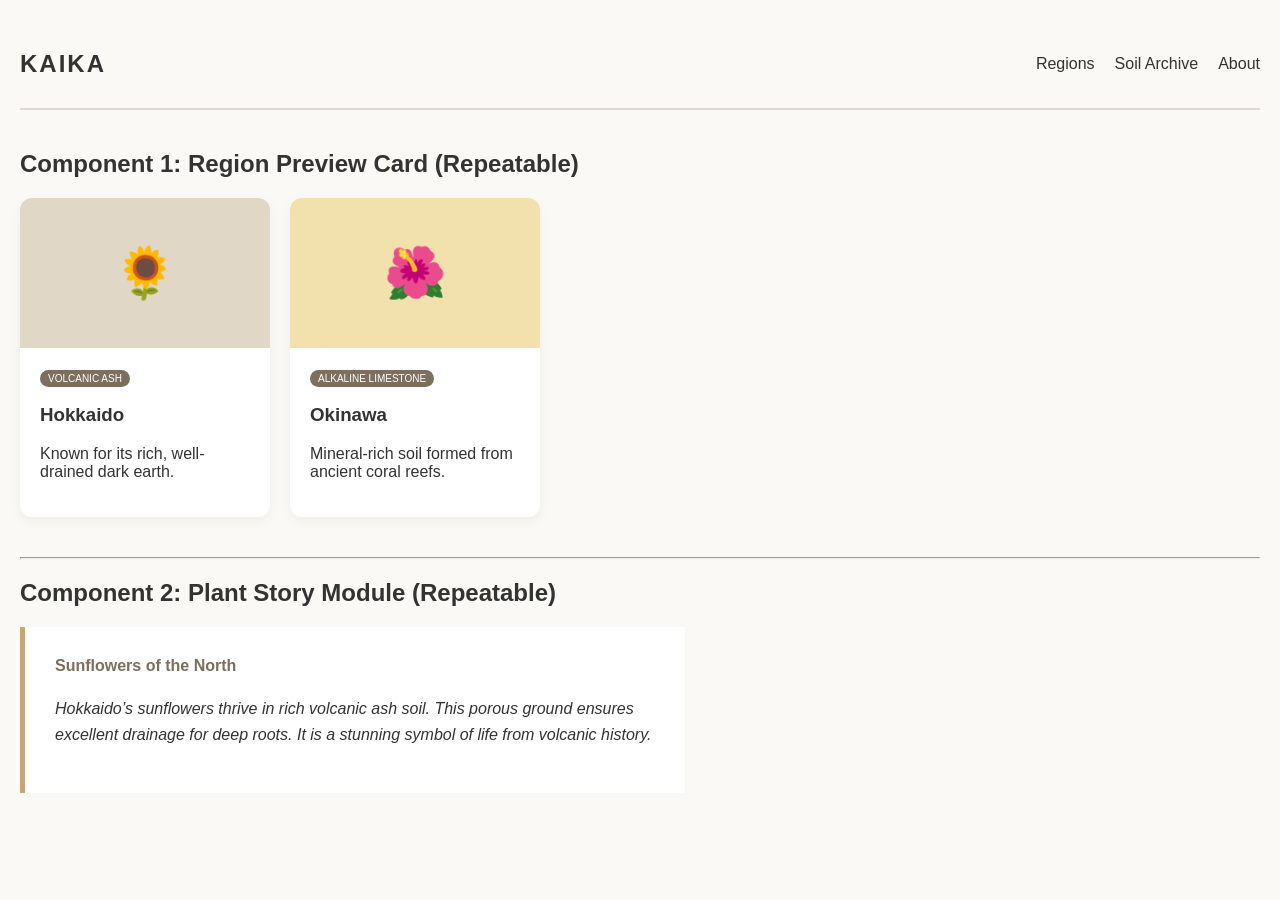
<file: index.html>
<!DOCTYPE html>
<html lang="en">
<head>
    <meta charset="UTF-8">
    <meta name="viewport" content="width=device-width, initial-scale=1.0">
    <title>KAIKA Component Demo</title>
    <link rel="stylesheet" href="style.css">
</head>
<body>

    <nav class="global-nav">
        <h1 class="logo">KAIKA</h1>
        <ul>
            <li>Regions</li>
            <li>Soil Archive</li>
            <li>About</li>
        </ul>
    </nav>

    <main>
        <h2>Component 1: Region Preview Card (Repeatable)</h2>
        <section class="component-container">
            <article class="region-card">
                <div class="card-image" style="background-color: #e0d7c6;">🌻</div>
                <div class="card-content">
                    <span class="soil-tag">Volcanic Ash</span>
                    <h3>Hokkaido</h3>
                    <p>Known for its rich, well-drained dark earth.</p>
                </div>
            </article>

            <article class="region-card">
                <div class="card-image" style="background-color: #f2e1ac;">🌺</div>
                <div class="card-content">
                    <span class="soil-tag">Alkaline Limestone</span>
                    <h3>Okinawa</h3>
                    <p>Mineral-rich soil formed from ancient coral reefs.</p>
                </div>
            </article>
        </section>

        <hr>

        <h2>Component 2: Plant Story Module (Repeatable)</h2>
        <section class="component-container">
            <div class="plant-story">
                <div class="story-text">
                    <h4>Sunflowers of the North</h4>
                    <p>Hokkaido’s sunflowers thrive in rich volcanic ash soil. This porous ground ensures excellent drainage for deep roots. It is a stunning symbol of life from volcanic history.</p>
                </div>
            </div>
        </section>
    </main>

</body>
</html>
</file>
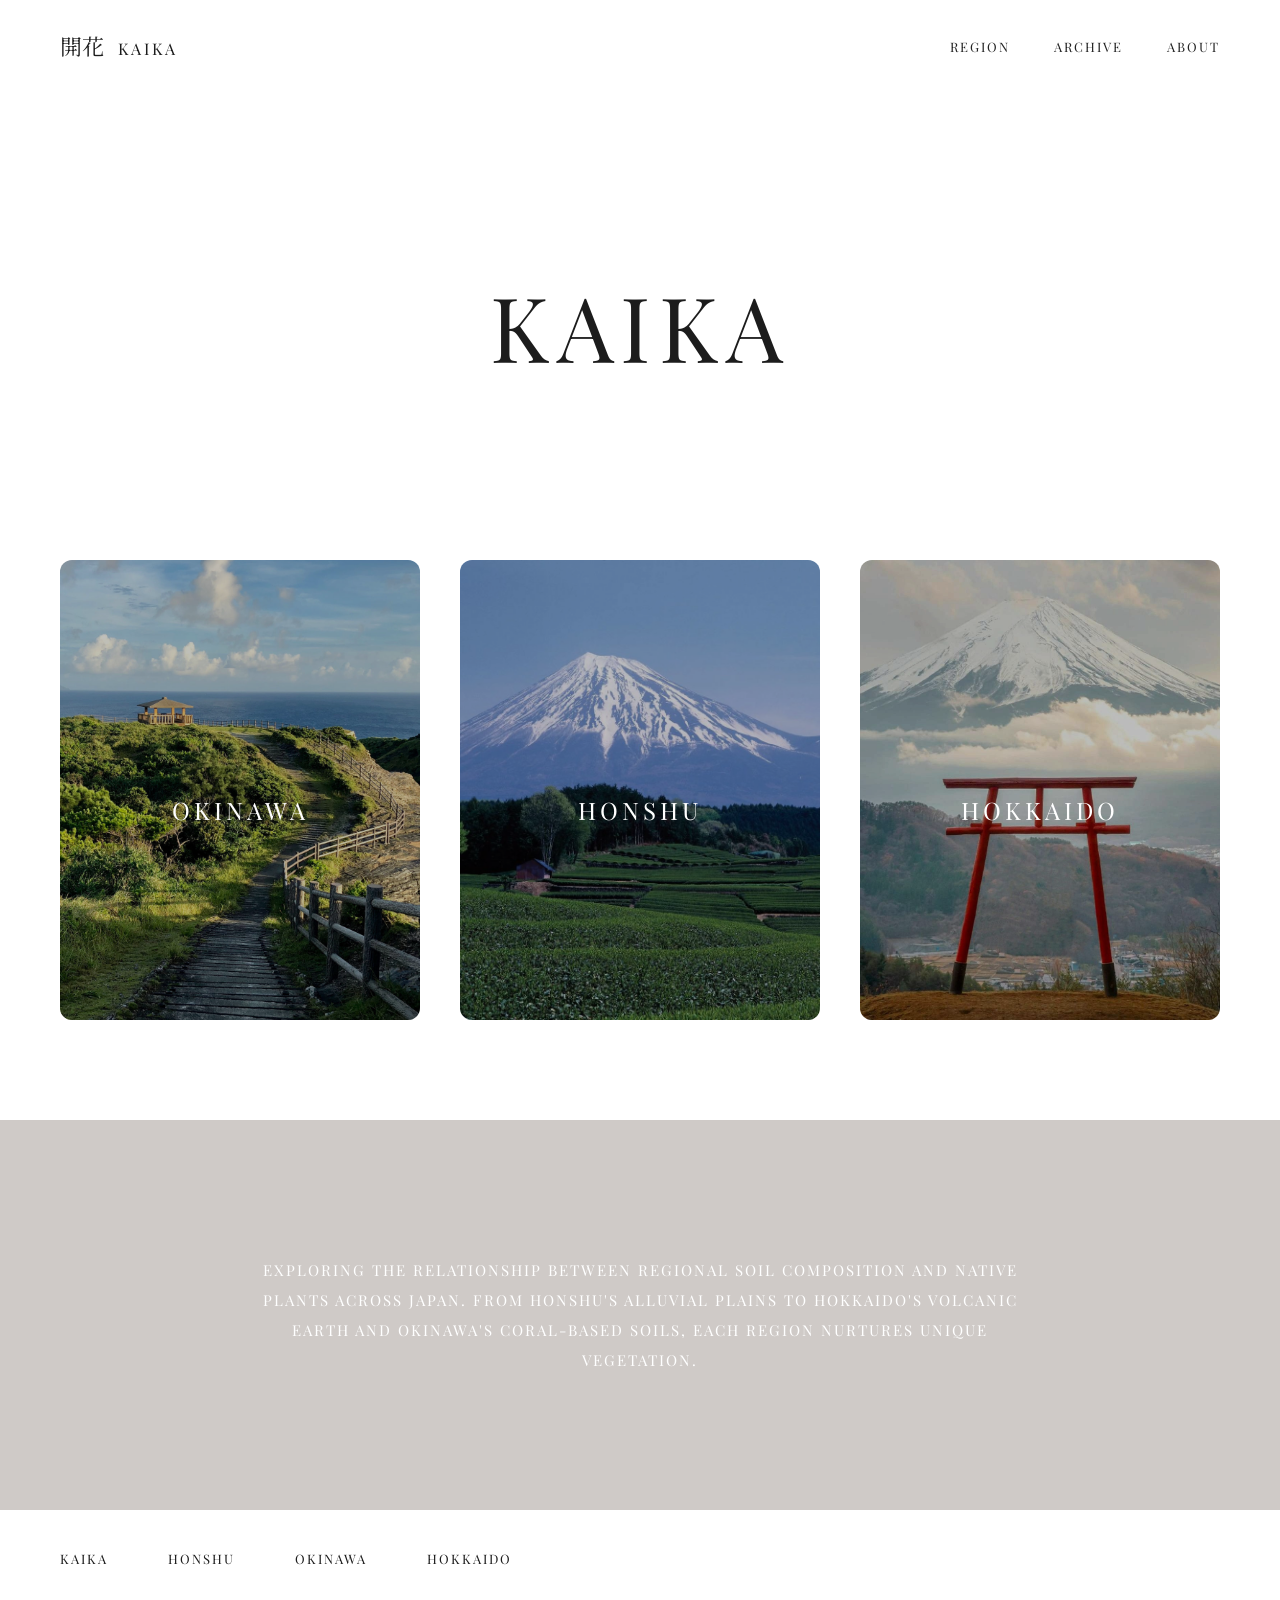
<file: kaika-site/kaika-site/index.html>
<!DOCTYPE html>
<html lang="en">
<head>
<meta charset="UTF-8">
<title>KAIKA</title>
<link rel="stylesheet" href="style.css">
<link href="https://fonts.googleapis.com/css2?family=Playfair+Display:wght@300;400;500&family=Noto+Serif+JP:wght@300;400&display=swap" rel="stylesheet">
</head>
<body>

<header class="header">
  <div class="brand">
    <span class="jp">開花</span>
    <span class="en">KAIKA</span>
  </div>
  <nav>
    <a href="#">REGION</a>
    <a href="#">ARCHIVE</a>
    <a href="#">ABOUT</a>
  </nav>
</header>

<section class="hero">
  <h1>KAIKA</h1>
</section>

<section class="region-grid">

  <a href="#" class="region-card">
    <img src="image/okinawa.jpg">
    <div class="overlay"></div>
    <h2>OKINAWA</h2>
  </a>

  <a href="#" class="region-card">
    <img src="image/honshu.jpg">
    <div class="overlay"></div>
    <h2>HONSHU</h2>
  </a>

  <a href="hokkaido.html" class="region-card">
    <img src="image/hokkaido.jpg">
    <div class="overlay"></div>
    <h2>HOKKAIDO</h2>
  </a>

</section>

<section class="home-description">
  <p>
    EXPLORING THE RELATIONSHIP BETWEEN REGIONAL SOIL COMPOSITION AND 
    NATIVE PLANTS ACROSS JAPAN. FROM HONSHU'S ALLUVIAL PLAINS TO 
    HOKKAIDO'S VOLCANIC EARTH AND OKINAWA'S CORAL-BASED SOILS, 
    EACH REGION NURTURES UNIQUE VEGETATION.
  </p>
</section>

<footer class="footer">
  <div>KAIKA</div>
  <div>HONSHU</div>
  <div>OKINAWA</div>
  <div>HOKKAIDO</div>
</footer>

</body>
</html>
</file>
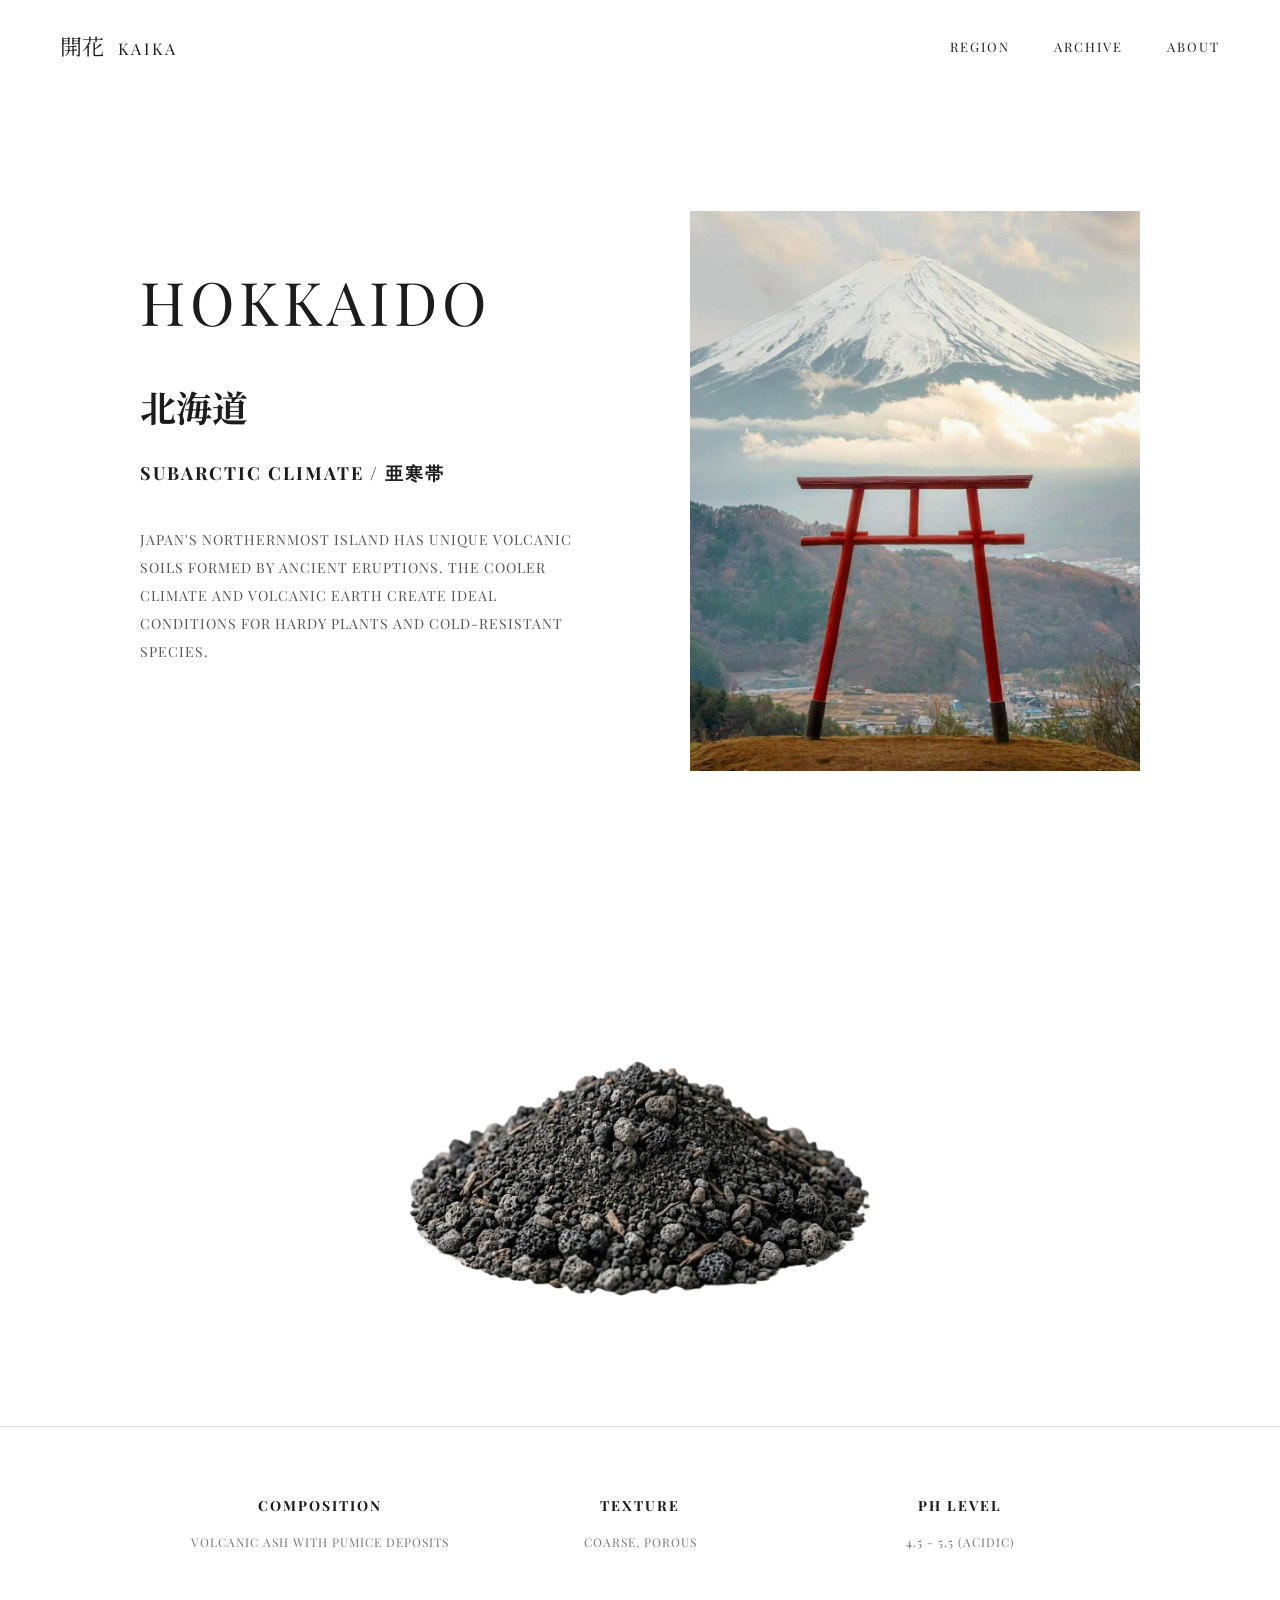
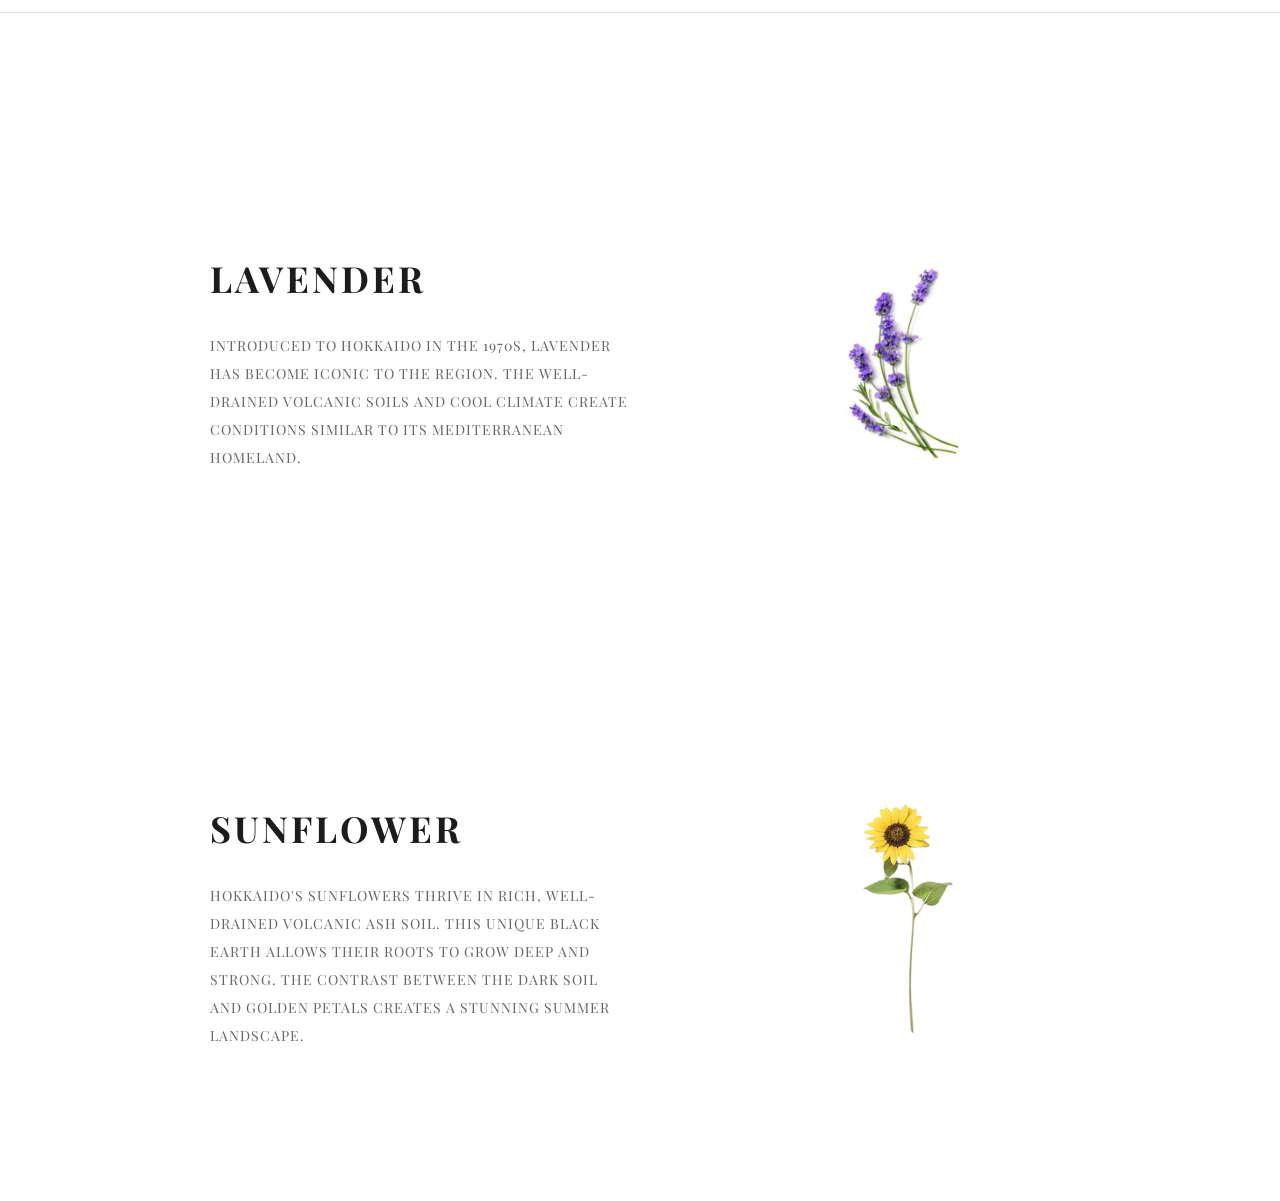
<file: kaika-site/kaika-site/hokkaido.html>
<!DOCTYPE html>
<html lang="en">
<head>
<meta charset="UTF-8">
<title>Hokkaido | KAIKA</title>
<link rel="stylesheet" href="style.css">
<link href="https://fonts.googleapis.com/css2?family=Playfair+Display:wght@300;400;500&family=Noto+Serif+JP:wght@300;400&display=swap" rel="stylesheet">
</head>
<body>

<header class="header">
  <div class="brand">
    <span class="jp">開花</span>
    <span class="en">KAIKA</span>
  </div>
  <nav>
    <a href="index.html">REGION</a>
    <a href="#">ARCHIVE</a>
    <a href="#">ABOUT</a>
  </nav>
</header>

<!-- REGION INTRO -->
<section class="region-hero">

  <div class="region-text">
    <h1>HOKKAIDO</h1>
    <h2>北海道</h2>
    <h3>SUBARCTIC CLIMATE / 亜寒帯</h3>
    <p>
      JAPAN'S NORTHERNMOST ISLAND HAS UNIQUE VOLCANIC SOILS 
      FORMED BY ANCIENT ERUPTIONS. THE COOLER CLIMATE AND 
      VOLCANIC EARTH CREATE IDEAL CONDITIONS FOR HARDY 
      PLANTS AND COLD-RESISTANT SPECIES.
    </p>
  </div>

  <div class="region-image">
    <img src="image/hokkaido.jpg">
  </div>

</section>

<!-- SOIL SECTION -->
<section class="soil-section">

  <img class="soil-img" src="image/hokkaido_soil.png">

  <div class="soil-info-bar">
    <div>
      <h4>COMPOSITION</h4>
      <p>VOLCANIC ASH WITH PUMICE DEPOSITS</p>
    </div>
    <div>
      <h4>TEXTURE</h4>
      <p>COARSE, POROUS</p>
    </div>
    <div>
      <h4>PH LEVEL</h4>
      <p>4.5 - 5.5 (ACIDIC)</p>
    </div>
  </div>

</section>

<!-- LAVENDER -->
<section class="plant-section">

  <div class="plant-text">
    <h2>LAVENDER</h2>
    <p>
      INTRODUCED TO HOKKAIDO IN THE 1970S, LAVENDER HAS BECOME 
      ICONIC TO THE REGION. THE WELL-DRAINED VOLCANIC SOILS 
      AND COOL CLIMATE CREATE CONDITIONS SIMILAR TO ITS 
      MEDITERRANEAN HOMELAND.
    </p>
  </div>

  <div class="plant-image">
    <img src="image/lavender.jpg">
  </div>

</section>

<!-- SUNFLOWER -->
<section class="plant-section reverse">

  <div class="plant-image">
    <img src="image/sunflower.png">
  </div>

  <div class="plant-text">
    <h2>SUNFLOWER</h2>
    <p>
      HOKKAIDO'S SUNFLOWERS THRIVE IN RICH, WELL-DRAINED 
      VOLCANIC ASH SOIL. THIS UNIQUE BLACK EARTH ALLOWS 
      THEIR ROOTS TO GROW DEEP AND STRONG. THE CONTRAST 
      BETWEEN THE DARK SOIL AND GOLDEN PETALS CREATES A 
      STUNNING SUMMER LANDSCAPE.
    </p>
  </div>

</section>

</body>
</html>
</file>
<file: style.css>
body {
    font-family: 'Segoe UI', sans-serif;
    background-color: #faf9f6;
    color: #333;
    margin: 0;
    padding: 20px;
}

.global-nav {
    display: flex;
    justify-content: space-between;
    align-items: center;
    border-bottom: 2px solid #dcd9d4;
    padding: 10px 0;
    margin-bottom: 40px;
}

.global-nav .logo { font-weight: 800; letter-spacing: 2px; }
.global-nav ul { list-style: none; display: flex; gap: 20px; }

.component-container {
    display: flex;
    gap: 20px;
    margin-bottom: 40px;
}

.region-card {
    background: white;
    width: 250px;
    border-radius: 12px;
    overflow: hidden;
    box-shadow: 0 4px 12px rgba(0,0,0,0.05);
}

.card-image {
    height: 150px;
    display: flex;
    align-items: center;
    justify-content: center;
    font-size: 50px;
}

.card-content { padding: 20px; }

.soil-tag {
    font-size: 10px;
    text-transform: uppercase;
    background: #7d6e5d;
    color: white;
    padding: 3px 8px;
    border-radius: 20px;
}

.plant-story {
    background: #fff;
    padding: 30px;
    border-left: 5px solid #c9a66b;
    max-width: 600px;
}

.plant-story h4 { margin-top: 0; color: #7d6e5d; }
.plant-story p { line-height: 1.6; font-style: italic; }
</file>
<file: kaika-site/kaika-site/style.css>
body {
  margin: 0;
  background: #ffffff;
  font-family: 'Playfair Display', serif;
  color: #1c1c1c;
}

/* ================= HEADER ================= */

.header {
  display: flex;
  justify-content: space-between;
  align-items: center;
  padding: 30px 60px;
}

.brand .jp {
  font-family: 'Noto Serif JP', serif;
  font-size: 22px;
  margin-right: 10px;
}

.brand .en {
  letter-spacing: 3px;
  font-size: 16px;
}

nav a {
  margin-left: 40px;
  text-decoration: none;
  color: #222;
  font-size: 13px;
  letter-spacing: 2px;
}

/* ================= HOME HERO ================= */

.hero {
  text-align: center;
  padding: 100px 0 60px;
}

.hero h1 {
  font-size: 90px;
  letter-spacing: 8px;
  font-weight: 400;
}

/* ================= REGION CARDS ================= */

.region-grid {
  display: flex;
  justify-content: center;
  gap: 40px;
  padding: 40px 60px;
}

.region-card {
  position: relative;
  width: 360px;
  height: 460px;
  overflow: hidden;
  border-radius: 12px;
  text-decoration: none;
  color: white;
}

.region-card img {
  width: 100%;
  height: 100%;
  object-fit: cover;
}

.region-card .overlay {
  position: absolute;
  inset: 0;
  background: rgba(0,0,0,0.25);
}

.region-card h2 {
  position: absolute;
  top: 50%;
  left: 50%;
  transform: translate(-50%, -50%);
  font-size: 24px;
  letter-spacing: 4px;
  font-weight: 400;
  text-align: center;
}

/* ================= HOME DESCRIPTION ================= */

.home-description {
  background: #cfcac7;
  padding: 120px 20%;
  text-align: center;
  margin-top: 60px;
}

.home-description p {
  color: white;
  letter-spacing: 2px;
  font-size: 15px;
  line-height: 2;
}

/* ================= FOOTER ================= */

.footer {
  display: flex;
  justify-content: flex-center;
  gap: 60px;
  padding: 40px 60px;
  font-size: 13px;
  letter-spacing: 2px;
}

/* ===================================================== */
/* ================= HOKKAIDO PAGE ===================== */
/* ===================================================== */

/* ---------- Region Intro ---------- */

.region-hero {
  display: flex;
  justify-content: space-between;
  padding: 120px 140px;
}

.region-text {
  width: 45%;
}

.region-text h1 {
  font-size: 60px;
  letter-spacing: 5px;
  font-weight: 400;
}

.region-text h2 {
  font-family: 'Noto Serif JP';
  font-size: 36px;
  margin-top: -10px;
}

.region-text h3 {
  margin-top: 20px;
  font-size: 18px;
  letter-spacing: 2px;
}

.region-text p {
  margin-top: 40px;
  line-height: 2;
  font-size: 14px;
  letter-spacing: 1px;
  color: #555;
}

.region-image img {
  width: 450px;
}

/* ---------- Soil Section ---------- */

.soil-section {
  text-align: center;
  padding: 120px 0 60px;
}

.soil-section img {
  width: 600px;
}

.soil-info-bar {
  display: grid;
  grid-template-columns: repeat(3, 1fr);
  margin-top: 80px;
  padding: 50px 160px;
  border-top: 1px solid #ddd;
  border-bottom: 1px solid #ddd;
  background: #ffffff;
  text-align: center;
}

.soil-info-bar h4 {
  font-size: 14px;
  letter-spacing: 2px;
}

.soil-info-bar p {
  font-size: 12px;
  letter-spacing: 1px;
  color: #777;
  margin-top: 12px;
}

/* ---------- Plant Sections ---------- */

.plant-section {
  display: flex;
  align-items: center;
  justify-content: center;
  gap: 120px;
  padding: 120px 160px;
}

.plant-section.reverse {
  flex-direction: row-reverse;
}

.plant-text {
  width: 420px;
}

.plant-text h2 {
  font-size: 36px;
  letter-spacing: 3px;
  margin-bottom: 30px;
}

.plant-text p {
  font-size: 14px;
  line-height: 2;
  letter-spacing: 1px;
  color: #666;
}

.plant-image {
  width: 320px;
  text-align: center;
}

.plant-image img {
  width: 100%;
}
</file>
